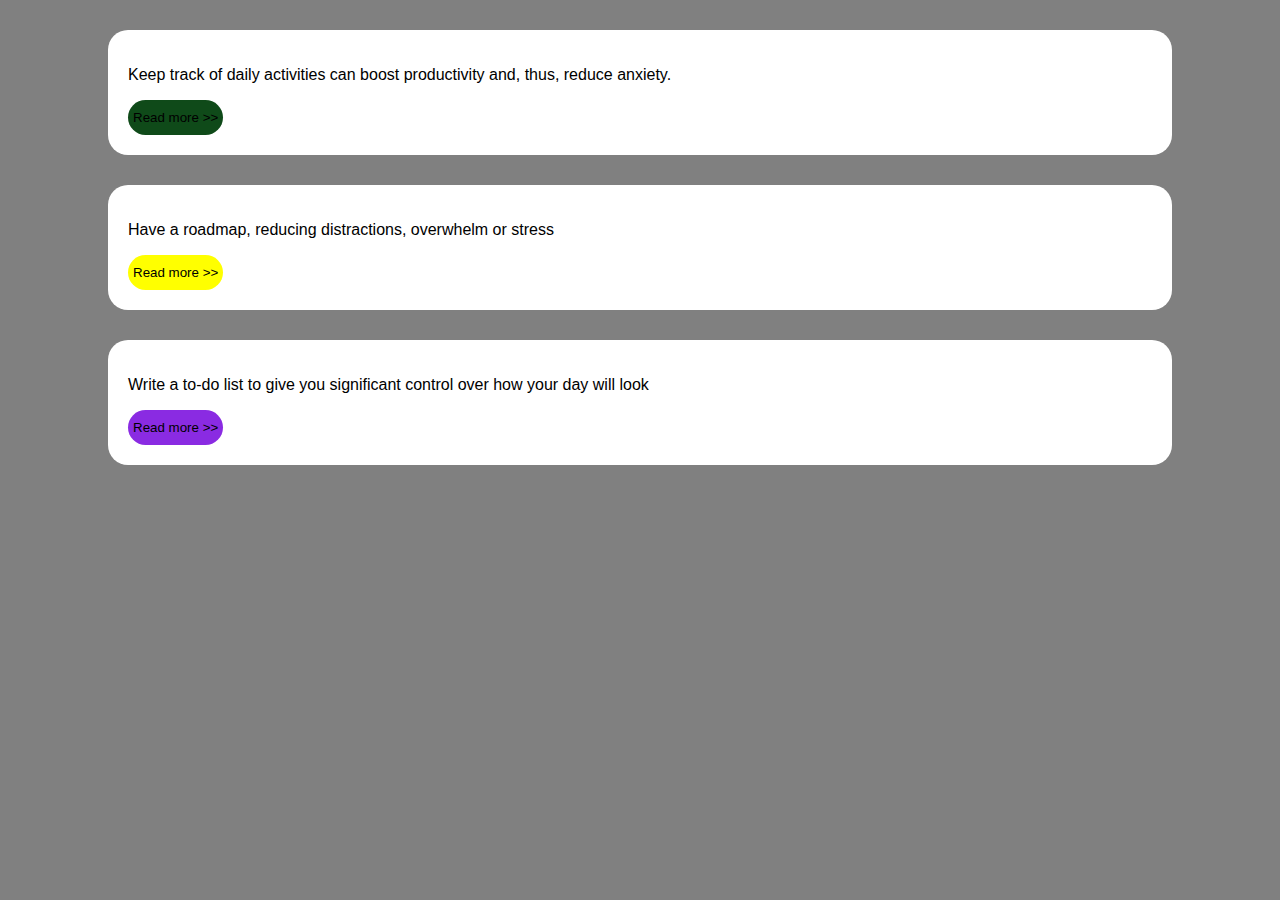
<file: START CODE/EX-1/index.html>
<!DOCTYPE html>
<html lang="en">
<head>
    <meta charset="UTF-8">
    <meta http-equiv="X-UA-Compatible" content="IE=edge">
    <meta name="viewport" content="width=device-width, initial-scale=1.0">
    <link rel="stylesheet" href="style.css">
</head>
<body>

  <div>
      <p style="background-color: white;">Keep track of daily activities can boost productivity and, thus, reduce anxiety.</p>
      <button style="background-color:#0f4a19;">Read more >></button>
  </div>
  <div >
      <p style="background-color: white;">Have a roadmap, reducing distractions, overwhelm or stress</p>
      <button style="background-color: yellow;" >Read more >></button>
  </div>
  <div >
      <p style="background-color: white;">Write a to-do list to give you significant control over how your day will look</p>
      <button style="background-color:blueviolet ;">Read more >></button>
  </div>
</body>
</html>
</file>
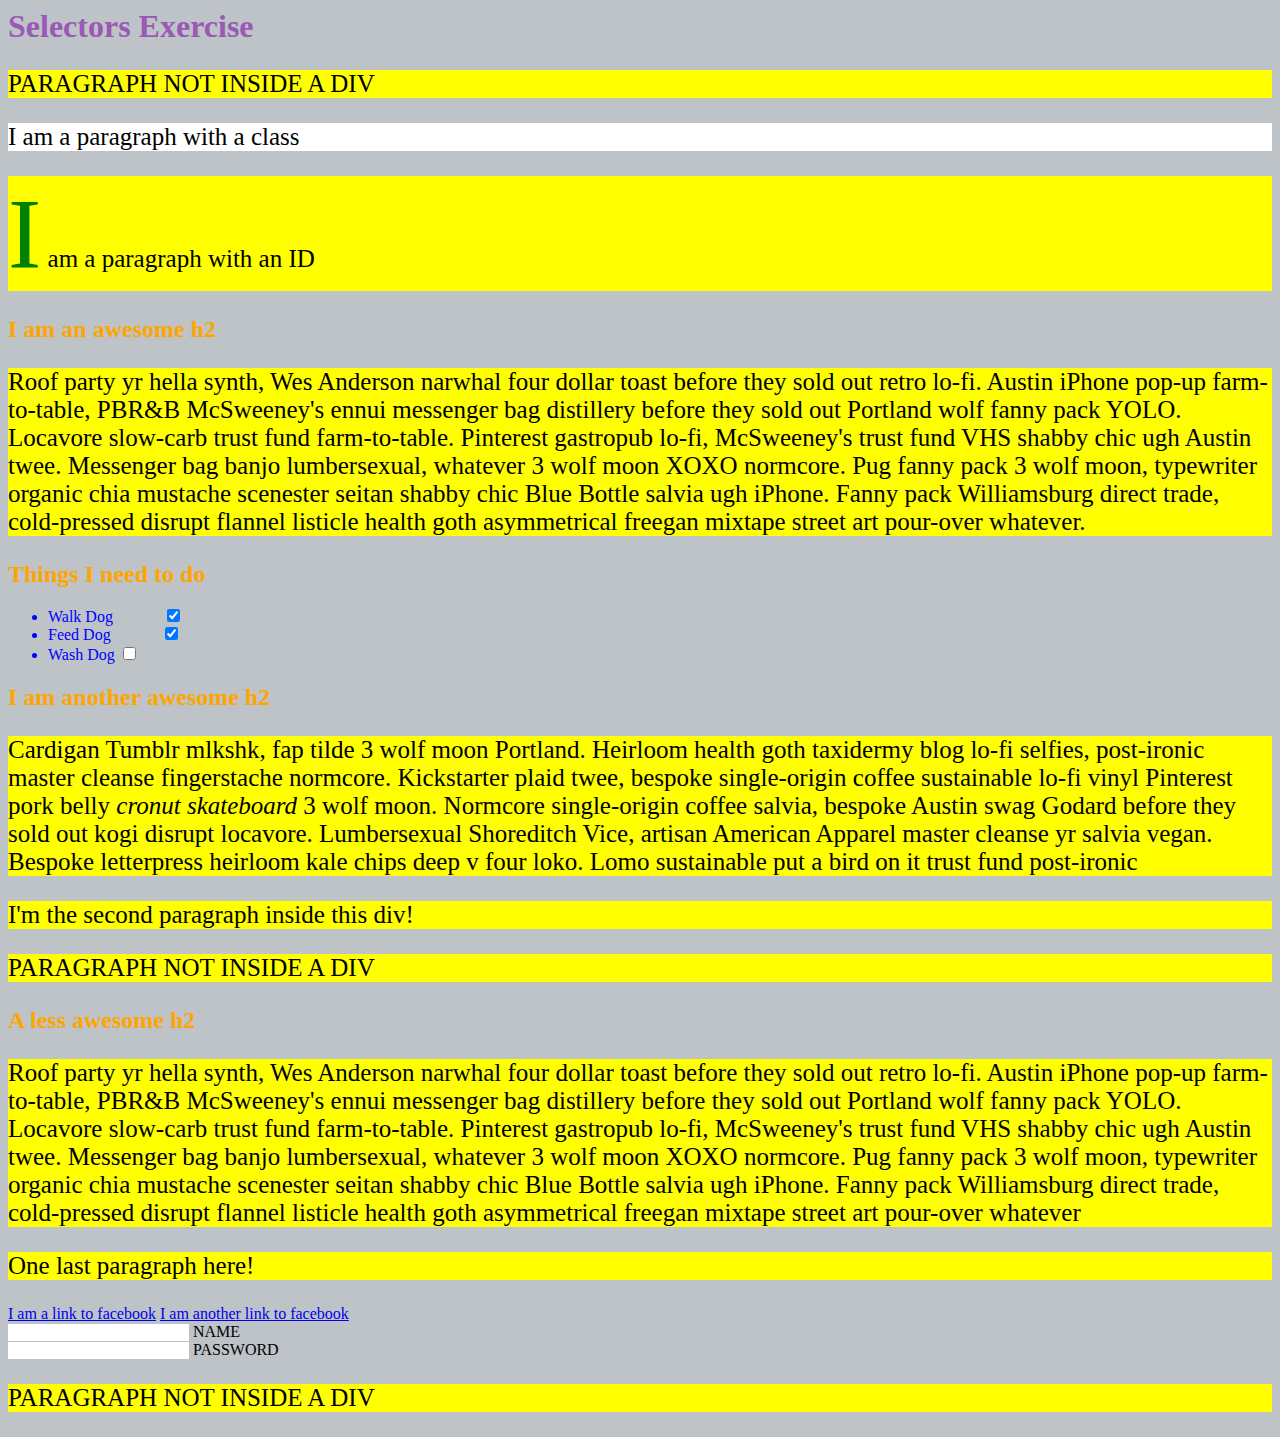
<file: START CODE/EX-2/index.html>
<html>
  <head>
    <meta charset="UTF-8" />
    <title>Selectors Exercise</title>
    <link rel="stylesheet" type="text/css" href="selectors.css" />
  </head>
  <body>
    <h1 style="color: #9b59b6;">Selectors Exercise</h1>

    <p>PARAGRAPH NOT INSIDE A DIV</p>

    <div>
      <p class="hello">I am a paragraph with a class</p>
      <p id="special">I am a paragraph with an ID</p>

      <h2>I am an awesome h2</h2>

      <p>
        Roof party yr hella synth, Wes Anderson narwhal four dollar toast before
        they sold out retro lo-fi. Austin iPhone pop-up farm-to-table, PBR&B
        McSweeney's ennui messenger bag distillery before they sold out Portland
        wolf fanny pack YOLO. Locavore slow-carb trust fund farm-to-table.
        Pinterest gastropub lo-fi, McSweeney's trust fund VHS shabby chic ugh
        Austin twee. Messenger bag banjo lumbersexual, whatever 3 wolf moon XOXO
        normcore. Pug fanny pack 3 wolf moon, typewriter organic chia mustache
        scenester seitan shabby chic Blue Bottle salvia ugh iPhone. Fanny pack
        Williamsburg direct trade, cold-pressed disrupt flannel listicle health
        goth asymmetrical freegan mixtape street art pour-over whatever.
      </p>
    </div>

    <div>
      <h2>Things I need to do</h2>

      <ul>
        <li>Walk Dog <input type="checkbox" checked /></li>
        <li>Feed Dog <input type="checkbox" checked /></li>
        <li>Wash Dog <input type="checkbox" /></li>
      </ul>
    </div>

    <div>
      <h2>I am another awesome h2</h2>

      <p>
        Cardigan Tumblr mlkshk, fap tilde 3 wolf moon Portland. Heirloom health
        goth taxidermy blog lo-fi selfies, post-ironic master cleanse
        fingerstache normcore. Kickstarter plaid twee, bespoke single-origin
        coffee sustainable lo-fi vinyl Pinterest pork belly
        <em>cronut skateboard</em> 3 wolf moon. Normcore single-origin coffee
        salvia, bespoke Austin swag Godard before they sold out kogi disrupt
        locavore. Lumbersexual Shoreditch Vice, artisan American Apparel master
        cleanse yr salvia vegan. Bespoke letterpress heirloom kale chips deep v
        four loko. Lomo sustainable put a bird on it trust fund post-ironic
      </p>

      <p>I'm the second paragraph inside this div!</p>
    </div>

    <p>PARAGRAPH NOT INSIDE A DIV</p>

    <div>
      <h2>A less awesome h2</h2>

      <p>
        Roof party yr hella synth, Wes Anderson narwhal four dollar toast before
        they sold out retro lo-fi. Austin iPhone pop-up farm-to-table, PBR&B
        McSweeney's ennui messenger bag distillery before they sold out Portland
        wolf fanny pack YOLO. Locavore slow-carb trust fund farm-to-table.
        Pinterest gastropub lo-fi, McSweeney's trust fund VHS shabby chic ugh
        Austin twee. Messenger bag banjo lumbersexual, whatever 3 wolf moon XOXO
        normcore. Pug fanny pack 3 wolf moon, typewriter organic chia mustache
        scenester seitan shabby chic Blue Bottle salvia ugh iPhone. Fanny pack
        Williamsburg direct trade, cold-pressed disrupt flannel listicle health
        goth asymmetrical freegan mixtape street art pour-over whatever
      </p>

      <p>One last paragraph here!</p>

      <a href="https://www.facebook.com">I am a link to facebook</a>
      <a href="https://www.facebook.com">I am another link to facebook</a>
      <br />

      <input type="text" name="name" /><label> Name</label><br />
      <input type="password" name="password" /><label> Password</label><br />
    </div>

    <p>PARAGRAPH NOT INSIDE A DIV</p>
  </body>
</html>
</file>
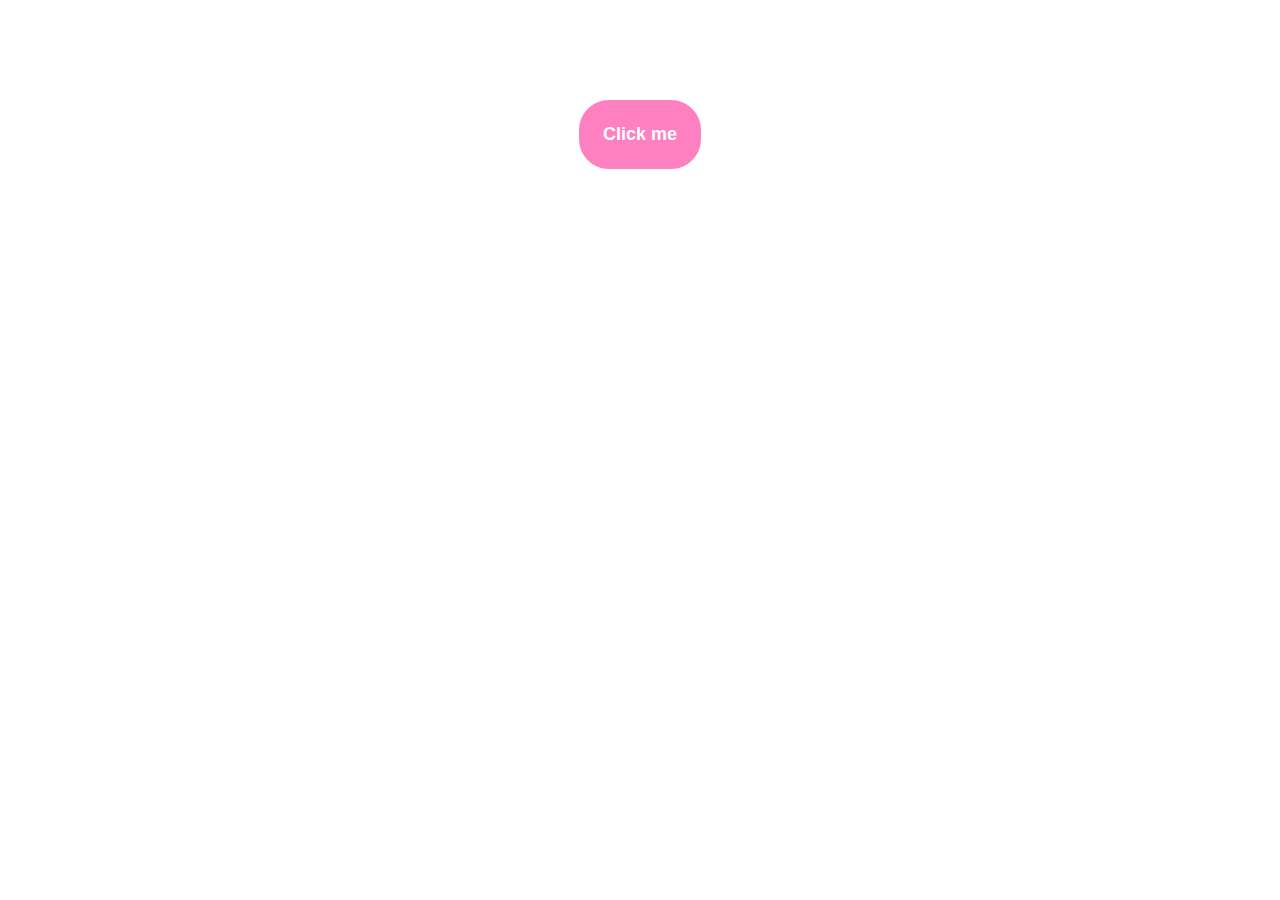
<file: START CODE/EX-3/index.html>
<!DOCTYPE html>
<html lang="en">
  <head>
    <meta charset="UTF-8" />
    <link rel="stylesheet" type="text/css" href="style.css" />
  </head>
  <body>
    <button>Click me</button>
  </body>
</html>
</file>
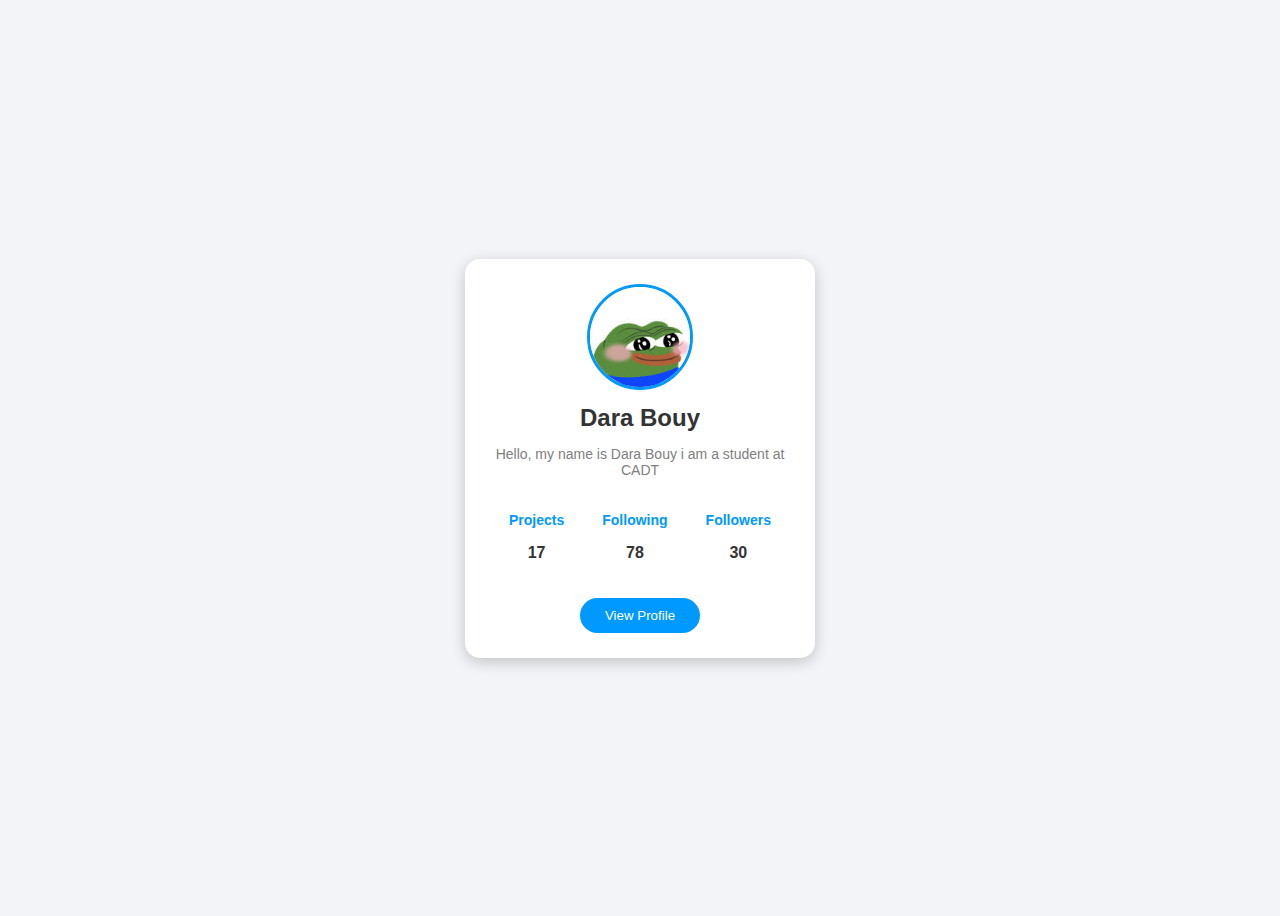
<file: START CODE/EX-4/index.html>
<!DOCTYPE html>
<html lang="en">
  <head>
    <meta charset="UTF-8" />
    <title>Profile Card</title>
    <link rel="stylesheet" href="style.css" />
  </head>
  <body>

    <div class="profile-card">
      <img src="peepoblush.jpg" alt="Profile Picture" class="profile-img">

      <h2 style="color:#333;">Dara Bouy</h2>

      <p class="bio">Hello, my name is Dara Bouy i am a student at CADT</p>

      <div class="stats">
        <div>
          <h3>Projects</h3>
          <p>17</p>
        </div>
        <div>
          <h3>Following</h3>
          <p>78</p>
        </div>
        <div>
          <h3>Followers</h3>
          <p>30</p>
        </div>
      </div>
      
      <button>View Profile</button>
    </div>

  </body>
</html>
</file>
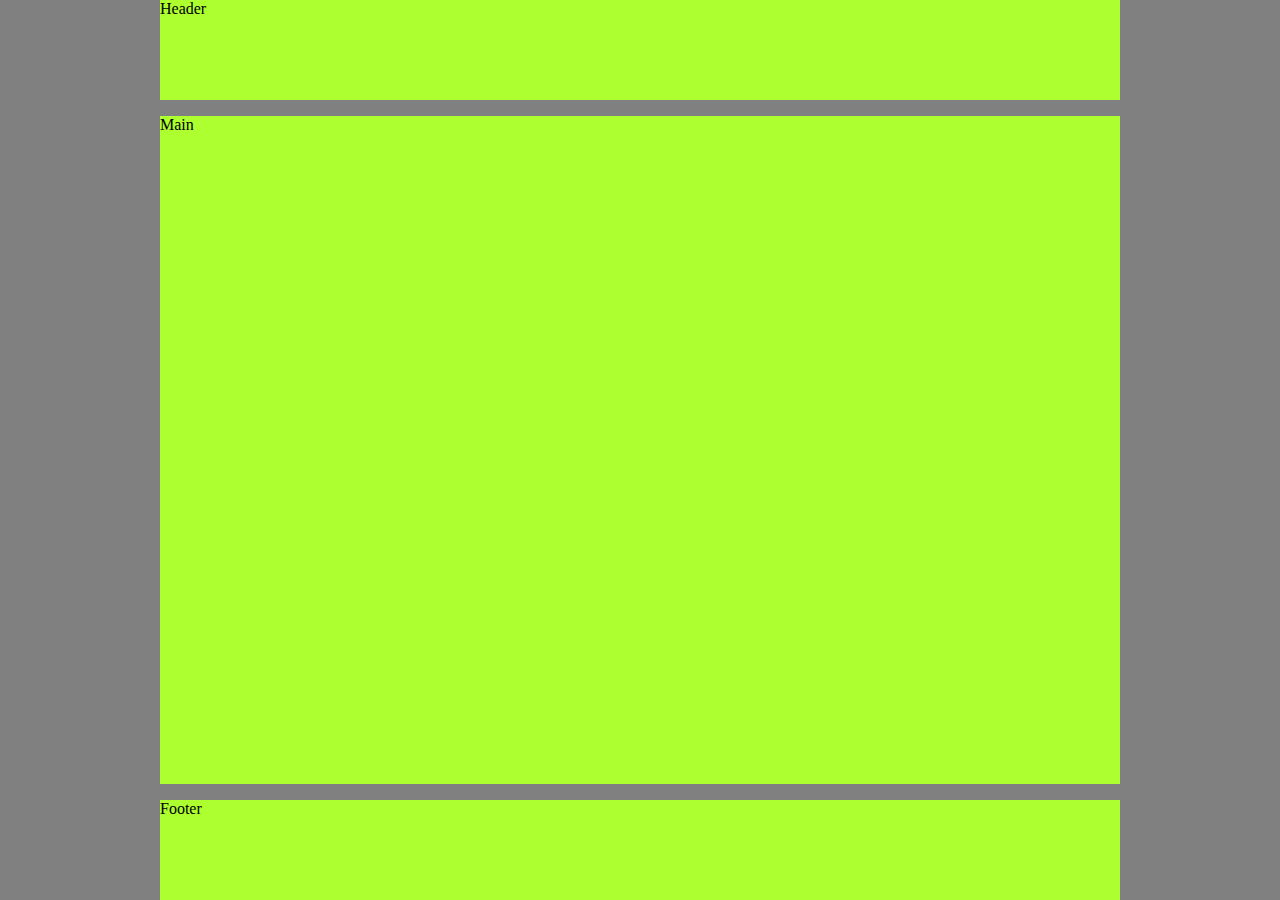
<file: START CODE/exercice-1-start.html>
<!DOCTYPE html>
<html lang="en">
  <head>
    <meta charset="UTF-8" />
    <style>
      body {
        margin: 0;
        padding: 0;
        background: pink;
      }

      .container {
        display: flex;
        flex-direction: column;
        height: 100vh;
        background: grey;
        padding-left: 10em;
        padding-right: 10em;
        gap: 1em;
      }

      header,
      footer {
        background: greenyellow;
        height: 100px;
        flex-shrink: 0;
      }

      main {
        background: greenyellow;
        flex-grow: 1;
      }
    </style>
  </head>
  <body>
    <div class="container">
      <header>Header</header>
      <main>Main</main>
      <footer>Footer</footer>
    </div>
  </body>
</html>
</file>
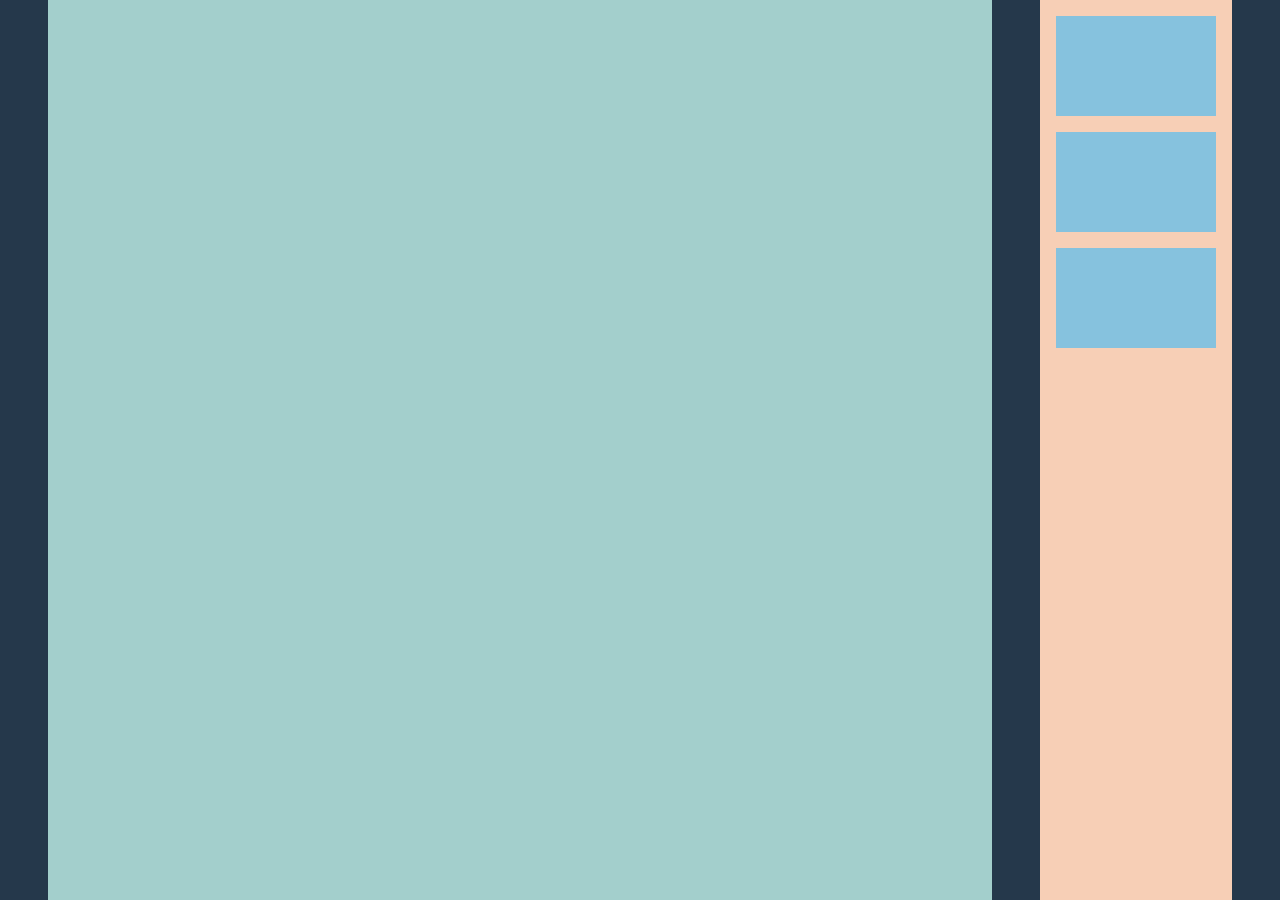
<file: START CODE/exercice-2-start.html>
<!DOCTYPE html>
<html lang="en">
  <head>
    <meta charset="UTF-8" />
    <style>
      body {
        margin: 0;
        padding: 0;
      }

      .main {
        display: flex;
        height: 100vh;
        background: #25384B;
        gap: 3em;
        padding-left: 3em;
        padding-right: 3em;
      }

      .left-section {
        background: #A3CFCC;
        flex-grow: 1;
      }

      .right-section {
        background: #F7CFB6;
        display: flex;
        flex-direction: column;
        gap: 1em;
        padding: 1em;
        width: 10em;
      }

      .item {
        background: #86C2DE;
        height: 100px;
      }
    </style>
  </head>
  <body>
    <div class="main">
      <section class="left-section"></section>
      <section class="right-section">
        <div class="item"></div>
        <div class="item"></div>
        <div class="item"></div>
      </section>
    </div>
  </body>
</html>
</file>
<file: START CODE/EX-1/style.css>
body {
    background: gray;
    font-family: sans-serif;
    p{
        border: none;
        border-radius: 12px;
    }
    div{
        background-color: white;
        border-radius: 20px;
        margin:30px 100px ;
        padding: 20px;
    }
    button {
        border: none;
        padding: 10px 5px;
        border-radius: 20px;
    }
}
</file>
<file: START CODE/EX-2/selectors.css>
/* Style the HTML elements according to the following instructions. 
DO NOT ALTER THE EXISTING HTML TO DO THIS.  WRITE ONLY CSS!*/
 

/* MANDATORY CHALLENGES */

/* Give the <body> element a background of #bdc3c7*/
body {
    background-color:#bdc3c7 ;
}


/* Make the <h1> element #9b59b6*/

/* Make all <h2> elements orange */
h2 { 
    color: orange;
}
/* Make all <li> elements blue(pick your own hexadecimal blue)*/ 
li {
    color: blue;
}
/*Change the background on every paragraph to be yellow*/
p {
    background-color: yellow;
}
/*Make all inputs have a 3px red border*/
input {
    color: red;
    border: 3px;
}
/* Give everything with the class 'hello' a white background*/
.hello{ 
    background-color: white;
}



/* BONUS CHALLENGES */
/*You may need to research some other selectors and properties*/



/* Make all the <p>'s that are nested inside of divs 25px font(font-size: 25px)*/
p{
    font-size: 25px;
}
/* Make only inputs with type 'text' have a gray background*/
text{
    background-color: gray;
}
/* Make all "checked" checkboxes have a left margin of 50px(margin-left: 50px)*/
:checked{
    margin: 0px 50px;
}
/* Make the <label> elements all UPPERCASE without changing the HTML(definitely look this one up*/
label{
    text-transform: uppercase;
}
/* Make the first letter of the element with id 'special' green and 100px font size(font-size: 100)*/
#special::first-letter {
  color: green;
  font-size: 100px;
}
/* Make the <h1> element's color change to blue when hovered over */
h1{
    cursor: pointer;
    transition: 0.3 ease;
}
h1:hover {
  color: blue;
}
</file>
<file: START CODE/EX-3/style.css>
/* TODO */
body{
    text-align: center;
    margin-top: 100px;
    font-family: Arial, Helvetica, sans-serif;
}
button{
    background-color: #ff80c0;
    color: white;
    border: 4px solid #ff80c0;
    border-radius: 30px;
    padding: 15pxx 40px;
    font-size: 18px;
    font-weight: bold;
    cursor: pointer;
    transition: 0.3 ease;
    padding: 20px;
}
button:hover{
    background-color: #8e387b;
    border-color: #8e387b;
}
</file>
<file: START CODE/EX-4/style.css>
/* General Page Styling */
body {
  font-family: Arial, sans-serif;
  background-color: #f2f4f7;
  display: flex;
  justify-content: center;
  align-items: center;
  height: 100vh;
}

/* Profile Card Box */
.profile-card {
  background-color: white;
  width: 300px;
  border-radius: 15px;
  box-shadow: 0 4px 15px rgba(0,0,0,0.2);
  text-align: center;
  padding: 25px;
}

/* Profile Image */
.profile-img {
  width: 100px;
  height: 100px;
  border-radius: 50%;
  object-fit: cover;
  border: 3px solid #0099ff;
}

/* Name & Bio */
h2 {
  margin: 10px 0 5px;
}

.bio {
  color: gray;
  font-size: 14px;
  margin-bottom: 20px;
}

/* Stats section */
.stats {
  display: flex;
  justify-content: space-around;
  margin-bottom: 20px;
}

.stats h3 {
  color: #0099ff;
  font-size: 14px;
  margin-bottom: 5px;
}

.stats p {
  font-weight: bold;
  color: #333;
}

/* Button */
button {
  background-color: #0099ff;
  color: white;
  border: none;
  padding: 10px 25px;
  border-radius: 25px;
  cursor: pointer;
  transition: 0.3s;
}

/* Button hover effect */
button:hover {
  background-color: #006bb3;
}

/* Example of inline CSS (used for demonstration in the <h2> element) */
</file>
